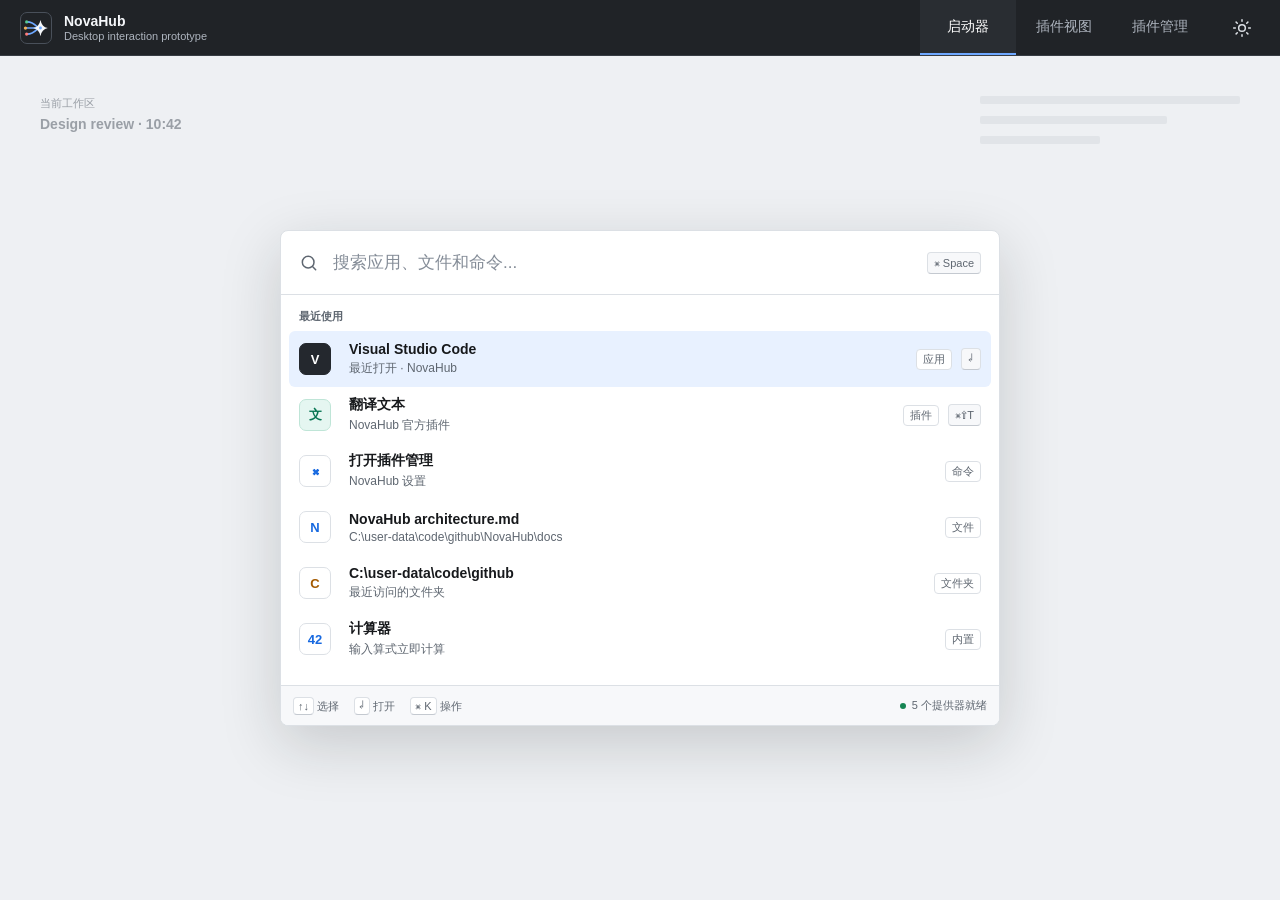
<file: prototype/index.html>
<!doctype html>
<html lang="zh-CN">
<head>
  <meta charset="UTF-8">
  <meta name="viewport" content="width=device-width, initial-scale=1">
  <title>NovaHub Desktop Prototype</title>
  <link rel="icon" href="../assets/brand/novahub-app-icon.svg" type="image/svg+xml">
  <link rel="stylesheet" href="styles.css">
  <link rel="stylesheet" href="v1.css">
</head>
<body>
  <main class="prototype-shell">
    <header class="prototype-bar">
      <div class="brand-mark" aria-hidden="true"><img src="../assets/brand/novahub-mark.svg" alt=""></div>
      <div>
        <strong>NovaHub</strong>
        <span>Desktop interaction prototype</span>
      </div>
      <nav aria-label="原型视图">
        <button class="view-tab active" data-view="launcher">启动器</button>
        <button class="view-tab" data-view="translator">插件视图</button>
        <button class="view-tab" data-view="plugins">插件管理</button>
      </nav>
      <button class="theme-button icon-button" id="themeButton" aria-label="切换深浅色" title="切换深浅色">
        <svg viewBox="0 0 24 24" aria-hidden="true"><circle cx="12" cy="12" r="4"></circle><path d="M12 2v2M12 20v2M4.93 4.93l1.42 1.42M17.66 17.66l1.41 1.41M2 12h2M20 12h2M4.93 19.07l1.42-1.42M17.66 6.34l1.41-1.41"></path></svg>
      </button>
    </header>

    <section class="stage" id="launcherView" data-screen="launcher">
      <div class="desktop-context">
        <div class="context-label"><span>当前工作区</span><strong>Design review · 10:42</strong></div>
        <div class="context-lines" aria-hidden="true"><i></i><i></i><i></i></div>
      </div>
      <div class="launcher-window window" role="dialog" aria-label="NovaHub 启动器">
        <div class="search-row">
          <svg class="leading-icon" viewBox="0 0 24 24" aria-hidden="true"><circle cx="11" cy="11" r="7"></circle><path d="m20 20-3.5-3.5"></path></svg>
          <input id="launcherSearch" aria-label="搜索应用、文件和命令" autocomplete="off" placeholder="搜索应用、文件和命令...">
          <kbd>⌘ Space</kbd>
        </div>
        <div class="result-area">
          <div class="section-label" id="resultLabel">最近使用</div>
          <div class="result-list" id="resultList" role="listbox" aria-label="搜索结果"></div>
          <aside class="action-panel" id="actionPanel" aria-label="操作面板">
            <div class="panel-title"><span>操作</span><kbd>Esc</kbd></div>
            <button class="action-row selected"><svg viewBox="0 0 24 24"><path d="M5 12h14M13 6l6 6-6 6"></path></svg><span>打开</span><kbd>↵</kbd></button>
            <button class="action-row"><svg viewBox="0 0 24 24"><path d="M3 7h6l2 2h10v10H3z"></path></svg><span>打开所在位置</span><kbd>⌘↵</kbd></button>
            <button class="action-row"><svg viewBox="0 0 24 24"><rect x="8" y="8" width="12" height="12" rx="2"></rect><path d="M16 8V4H4v12h4"></path></svg><span>复制路径</span><kbd>⌘⇧C</kbd></button>
            <div class="action-divider"></div>
            <button class="action-row danger"><svg viewBox="0 0 24 24"><path d="M3 6h18M8 6V4h8v2M8 10v7M12 10v7M16 10v7M5 6l1 15h12l1-15"></path></svg><span>移到废纸篓</span></button>
          </aside>
        </div>
        <footer class="shortcut-bar">
          <span><kbd>↑↓</kbd> 选择</span><span><kbd>↵</kbd> 打开</span><span><kbd>⌘ K</kbd> 操作</span>
          <span class="provider-status"><i></i> 5 个提供器就绪</span>
        </footer>
      </div>
    </section>

    <section class="stage hidden" id="translatorView" data-screen="translator">
      <div class="plugin-window window">
        <header class="navigation-header">
          <button class="icon-button" aria-label="返回" title="返回"><svg viewBox="0 0 24 24"><path d="m15 18-6-6 6-6"></path></svg></button>
          <div class="plugin-icon translate-icon">文</div>
          <div><strong>翻译</strong><span>NovaHub 官方插件</span></div>
          <span class="permission-chip"><i></i> translate.example.com</span>
        </header>
        <div class="translator-body">
          <div class="translator-form" id="translatorForm">
            <div class="language-row">
              <label>源语言<select id="sourceLang"><option>自动检测</option><option>简体中文</option><option>English</option></select></label>
              <button class="swap-button icon-button" aria-label="交换语言" title="交换语言"><svg viewBox="0 0 24 24"><path d="m7 7-4 4 4 4M3 11h14M17 17l4-4-4-4M21 13H7"></path></svg></button>
              <label>目标语言<select id="targetLang"><option>English</option><option>简体中文</option><option>日本語</option></select></label>
            </div>
            <label class="text-field">待翻译内容<textarea id="translateInput">NovaHub 让每一次查找都保持快速、安静和可控。</textarea><span>27 / 5,000</span></label>
            <div class="form-actions"><button class="text-button" id="clearTranslate">清空</button><button class="primary-button" id="translateButton"><svg viewBox="0 0 24 24"><path d="M5 8h8M9 4v4M7 8c0 4 2 7 6 9M12 8c-1 4-4 7-8 9M15 13h6M18 10v3M16 21l2-8 2 8"></path></svg><span>翻译</span><kbd>⌘↵</kbd></button></div>
          </div>
          <div class="translate-result hidden" id="translateResult">
            <div class="result-meta"><span>简体中文 → English</span><button class="icon-button" id="copyTranslation" aria-label="复制译文" title="复制译文"><svg viewBox="0 0 24 24"><rect x="8" y="8" width="12" height="12" rx="2"></rect><path d="M16 8V4H4v12h4"></path></svg></button></div>
            <p>NovaHub keeps every search fast, quiet, and under your control.</p>
            <div class="translation-source"><span>原文</span>NovaHub 让每一次查找都保持快速、安静和可控。</div>
            <div class="result-actions"><button class="text-button" id="editTranslation">重新编辑</button><button class="primary-button" id="copyTranslation2">复制译文</button></div>
          </div>
          <div class="plugin-error hidden" id="pluginError">
            <div class="error-symbol"><svg viewBox="0 0 24 24"><path d="M12 9v4M12 17h.01"></path><circle cx="12" cy="12" r="9"></circle></svg></div>
            <strong>请求超时</strong><p>翻译服务暂时没有响应。请检查网络后重试。</p>
            <div><button class="text-button" id="errorBack">返回</button><button class="primary-button" id="retryTranslate">重试</button></div>
          </div>
        </div>
        <footer class="shortcut-bar"><span><kbd>Tab</kbd> 切换字段</span><span><kbd>⌘ ↵</kbd> 提交</span><span><kbd>Esc</kbd> 返回</span><span class="provider-status"><i></i> 权限范围受宿主管理</span></footer>
      </div>
      <div class="toast hidden" id="translationToast"><svg viewBox="0 0 24 24"><path d="m5 12 4 4L19 6"></path></svg><span>译文已复制</span></div>
    </section>

    <section class="stage hidden" id="pluginsView" data-screen="plugins">
      <div class="settings-window window">
        <aside class="settings-nav">
          <div class="settings-brand"><div class="brand-mark small"><img src="../assets/brand/novahub-mark.svg" alt=""></div><strong>NovaHub</strong></div>
          <button><svg viewBox="0 0 24 24"><circle cx="12" cy="12" r="3"></circle><path d="M19.4 15a1.8 1.8 0 0 0 .4 2l.1.1-2.8 2.8-.1-.1a1.8 1.8 0 0 0-2-.4 1.8 1.8 0 0 0-1.1 1.7V21h-4v-.1A1.8 1.8 0 0 0 8.8 19a1.8 1.8 0 0 0-2 .4l-.1.1-2.8-2.8.1-.1a1.8 1.8 0 0 0 .4-2A1.8 1.8 0 0 0 2.7 13H2V9h.7a1.8 1.8 0 0 0 1.7-1.1 1.8 1.8 0 0 0-.4-2l-.1-.1L6.7 3l.1.1a1.8 1.8 0 0 0 2 .4A1.8 1.8 0 0 0 9.9 2H14v.1a1.8 1.8 0 0 0 1.1 1.7 1.8 1.8 0 0 0 2-.4l.1-.1L20 6.1l-.1.1a1.8 1.8 0 0 0-.4 2 1.8 1.8 0 0 0 1.7 1.1h.7v4h-.7a1.8 1.8 0 0 0-1.8 1.7Z"></path></svg>通用</button>
          <button><svg viewBox="0 0 24 24"><path d="M4 6h16M7 12h10M10 18h4"></path></svg>搜索</button>
          <button class="active"><svg viewBox="0 0 24 24"><path d="m12 2 3 4 5 1-3 4 .5 5-5.5-2-5.5 2 .5-5-3-4 5-1z"></path></svg>插件</button>
          <button><svg viewBox="0 0 24 24"><path d="M12 3v18M3 12h18"></path></svg>快捷键</button>
          <div class="nav-spacer"></div>
          <button><svg viewBox="0 0 24 24"><circle cx="12" cy="12" r="9"></circle><path d="M12 16v-4M12 8h.01"></path></svg>关于</button>
        </aside>
        <div class="settings-content">
          <header class="settings-header"><div><strong>插件</strong><span>管理已安装能力与权限</span></div><button class="secondary-button"><svg viewBox="0 0 24 24"><path d="M12 3v12M7 10l5 5 5-5M5 21h14"></path></svg>从本地安装</button></header>
          <div class="plugin-list-view" id="pluginListView">
            <div class="settings-search"><svg viewBox="0 0 24 24"><circle cx="11" cy="11" r="7"></circle><path d="m20 20-3.5-3.5"></path></svg><input id="pluginSearch" placeholder="搜索已安装插件" aria-label="搜索已安装插件"><kbd>⌘F</kbd></div>
            <div class="list-summary"><span>已安装</span><span id="pluginCount">3 个插件</span></div>
            <div class="plugin-list" id="pluginList"></div>
          </div>
          <div class="plugin-detail hidden" id="pluginDetail">
            <button class="back-link" id="backToPlugins"><svg viewBox="0 0 24 24"><path d="m15 18-6-6 6-6"></path></svg>返回插件列表</button>
            <div class="detail-heading"><div class="plugin-icon translate-icon">文</div><div><strong>翻译</strong><span>NovaHub Labs · 1.4.2</span></div><label class="switch"><input type="checkbox" id="pluginEnabled" checked><span></span><em>已启用</em></label></div>
            <section class="detail-section"><h2>命令</h2><div class="command-row"><div class="command-symbol">⌘</div><div><strong>翻译文本</strong><span>打开翻译表单</span></div><kbd>⌘ ⇧ T</kbd></div><div class="command-row"><div class="command-symbol">A</div><div><strong>翻译所选内容</strong><span>读取当前选中的文本</span></div><kbd>无快捷键</kbd></div></section>
            <section class="detail-section"><h2>权限</h2><div class="permission-row"><svg viewBox="0 0 24 24"><circle cx="12" cy="12" r="9"></circle><path d="M3 12h18M12 3a14 14 0 0 1 0 18M12 3a14 14 0 0 0 0 18"></path></svg><div><strong>网络</strong><span>仅允许访问 translate.example.com</span></div><span class="allowed">已允许</span></div><div class="permission-row"><svg viewBox="0 0 24 24"><rect x="7" y="4" width="10" height="16" rx="2"></rect><path d="M9 4V2h6v2"></path></svg><div><strong>剪贴板</strong><span>仅在执行“复制译文”时写入</span></div><span class="allowed">使用时</span></div><div class="permission-row"><svg viewBox="0 0 24 24"><path d="M3 7h6l2 2h10v10H3z"></path></svg><div><strong>文件</strong><span>不允许访问本地文件</span></div><span>未授权</span></div></section>
            <section class="detail-section danger-zone"><div><h2>卸载插件</h2><p>卸载后，插件代码和 NovaHub 管理的本地数据将被删除。</p></div><button class="danger-button" id="openUninstall"><svg viewBox="0 0 24 24"><path d="M3 6h18M8 6V4h8v2M8 10v7M12 10v7M16 10v7M5 6l1 15h12l1-15"></path></svg>卸载...</button></section>
          </div>
        </div>
      </div>
      <div class="modal-backdrop hidden" id="uninstallModal">
        <div class="dialog" role="alertdialog" aria-labelledby="uninstallTitle"><div class="dialog-danger"><svg viewBox="0 0 24 24"><path d="M12 9v4M12 17h.01"></path><circle cx="12" cy="12" r="9"></circle></svg></div><h2 id="uninstallTitle">卸载“翻译”？</h2><p>NovaHub 将删除此插件拥有的以下本地内容，此操作不可撤销。</p><ul><li>插件代码与设置</li><li>缓存与本地数据</li><li>凭据与已授予权限</li></ul><div class="external-note"><svg viewBox="0 0 24 24"><circle cx="12" cy="12" r="9"></circle><path d="M12 16v-4M12 8h.01"></path></svg>外部文件和远端服务中的数据不在删除范围内。</div><div class="dialog-actions"><button class="secondary-button" id="cancelUninstall">取消</button><button class="danger-button" id="confirmUninstall">卸载并删除数据</button></div></div>
      </div>
      <div class="toast hidden" id="uninstallToast"><svg viewBox="0 0 24 24"><path d="m5 12 4 4L19 6"></path></svg><span>“翻译”已卸载，本地数据已删除</span></div>
    </section>

    <section class="stage hidden" id="v1View" data-screen="v1">
      <div id="v1BoardMount"></div>
    </section>
  </main>
  <script src="app.js"></script>
</body>
</html>
</file>
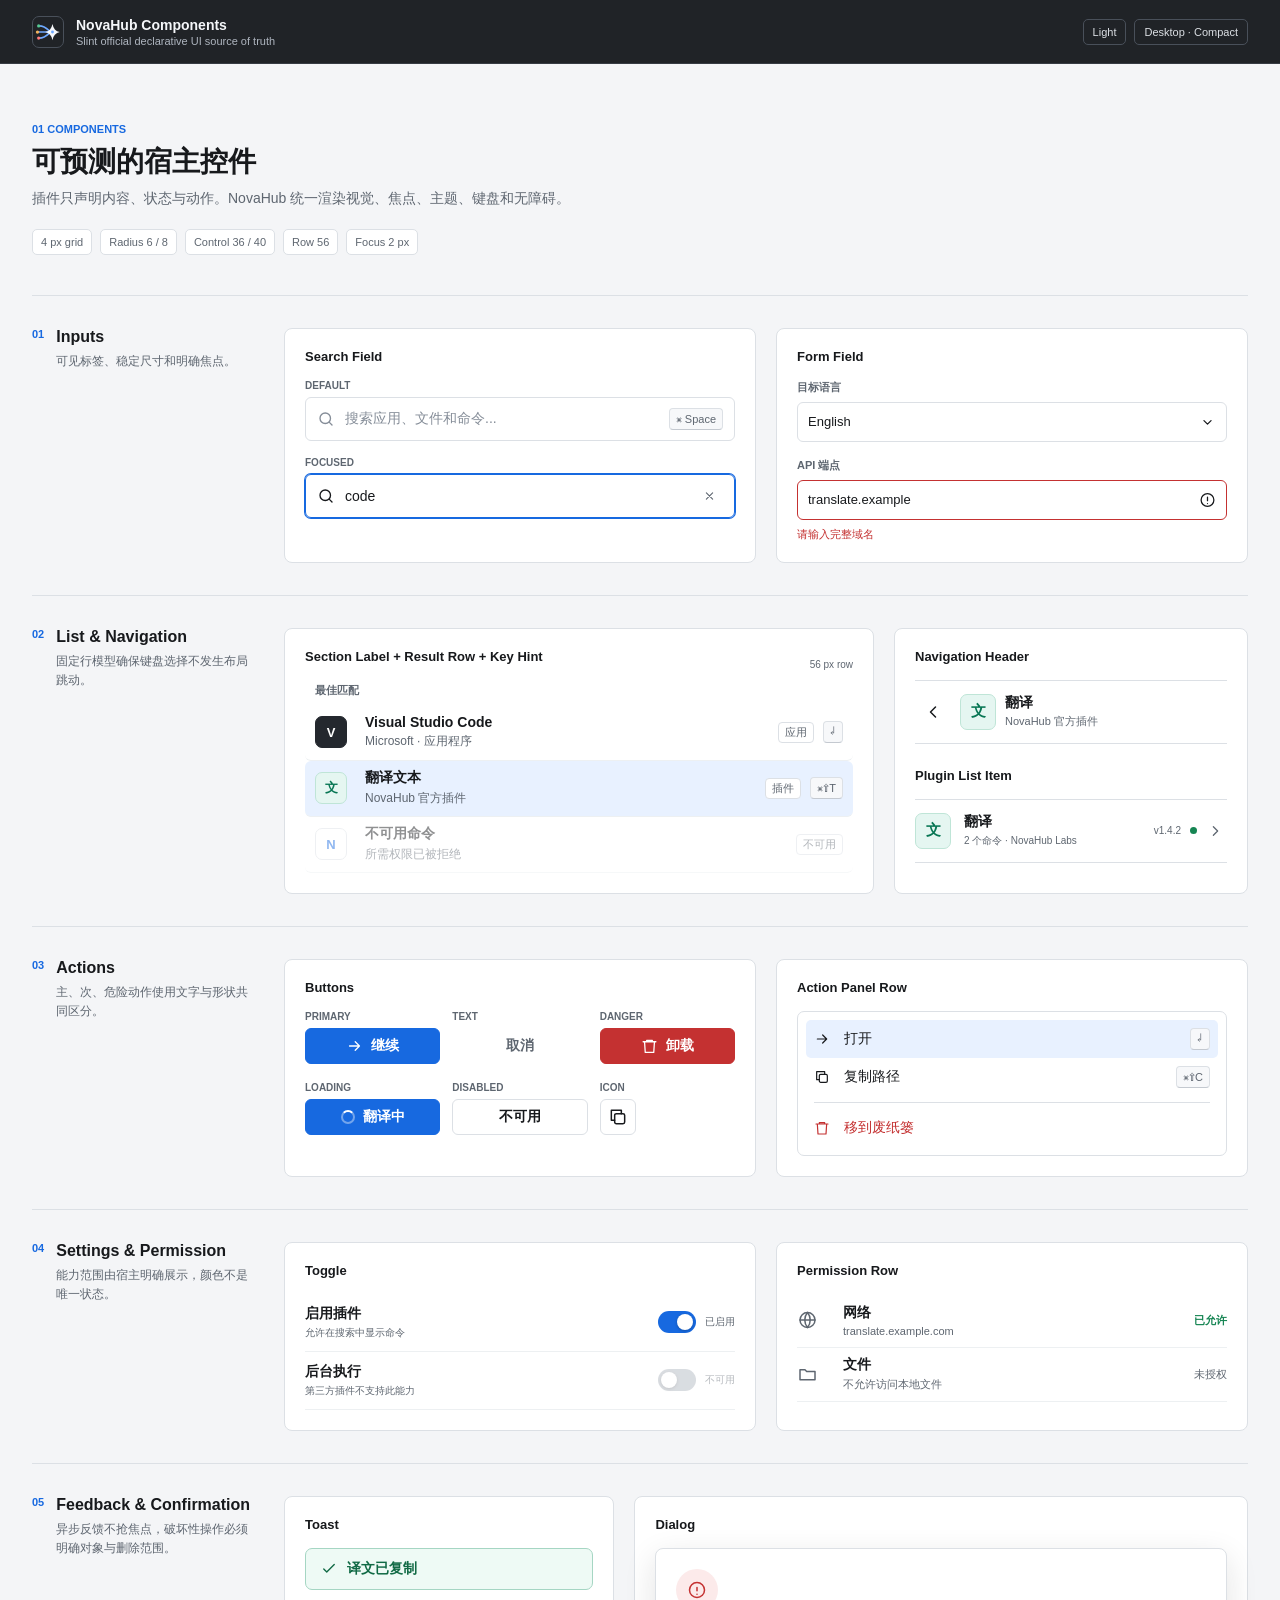
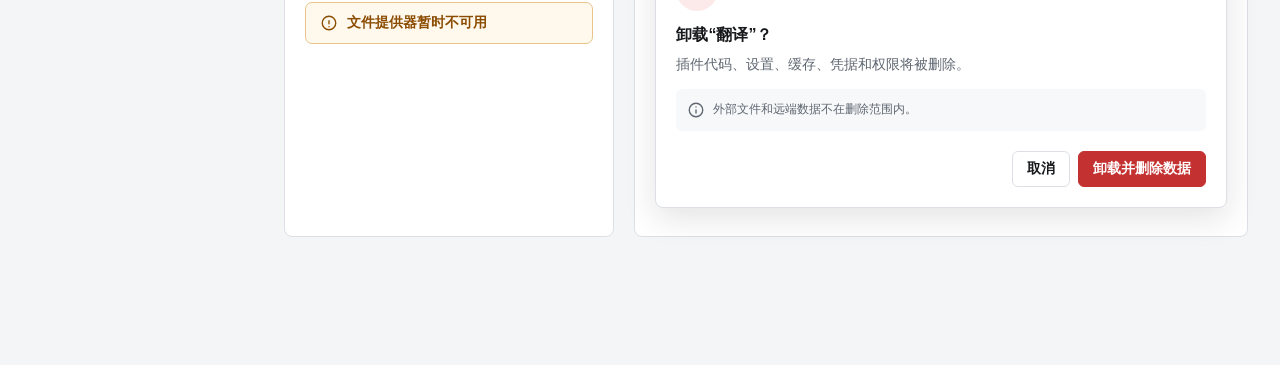
<file: prototype/components.html>
<!doctype html>
<html lang="zh-CN">
<head>
  <meta charset="UTF-8">
  <meta name="viewport" content="width=device-width, initial-scale=1">
  <title>NovaHub Component Specimen</title>
  <link rel="icon" href="../assets/brand/novahub-app-icon.svg" type="image/svg+xml">
  <link rel="stylesheet" href="styles.css">
  <link rel="stylesheet" href="components.css">
</head>
<body class="component-page">
  <header class="component-topbar">
    <div class="brand-mark" aria-hidden="true"><img src="../assets/brand/novahub-mark.svg" alt=""></div>
    <div><strong>NovaHub Components</strong><span>Slint official declarative UI source of truth</span></div>
    <div class="mode-pair"><span>Light</span><span>Desktop · Compact</span></div>
  </header>
  <main class="component-board">
    <section class="board-intro">
      <span class="eyebrow">01 COMPONENTS</span>
      <h1>可预测的宿主控件</h1>
      <p>插件只声明内容、状态与动作。NovaHub 统一渲染视觉、焦点、主题、键盘和无障碍。</p>
      <div class="token-strip"><span>4 px grid</span><span>Radius 6 / 8</span><span>Control 36 / 40</span><span>Row 56</span><span>Focus 2 px</span></div>
    </section>

    <section class="spec-section" id="inputs">
      <div class="section-copy"><span>01</span><div><h2>Inputs</h2><p>可见标签、稳定尺寸和明确焦点。</p></div></div>
      <div class="spec-content two-col">
        <div class="spec-family">
          <h3>Search Field</h3>
          <div class="state-row">
            <div><span class="state-label">Default</span><div class="sample-search"><svg viewBox="0 0 24 24"><circle cx="11" cy="11" r="7"></circle><path d="m20 20-3.5-3.5"></path></svg><span>搜索应用、文件和命令...</span><kbd>⌘ Space</kbd></div></div>
            <div><span class="state-label">Focused</span><div class="sample-search focused"><svg viewBox="0 0 24 24"><circle cx="11" cy="11" r="7"></circle><path d="m20 20-3.5-3.5"></path></svg><strong>code</strong><button aria-label="清除搜索" title="清除搜索"><svg viewBox="0 0 24 24"><path d="m7 7 10 10M17 7 7 17"></path></svg></button></div></div>
          </div>
        </div>
        <div class="spec-family">
          <h3>Form Field</h3>
          <div class="state-row">
            <label class="sample-field"><span>目标语言</span><div>English<svg viewBox="0 0 24 24"><path d="m7 10 5 5 5-5"></path></svg></div></label>
            <label class="sample-field error"><span>API 端点</span><div>translate.example<svg viewBox="0 0 24 24"><circle cx="12" cy="12" r="9"></circle><path d="M12 8v5M12 17h.01"></path></svg></div><em>请输入完整域名</em></label>
          </div>
        </div>
      </div>
    </section>

    <section class="spec-section" id="list">
      <div class="section-copy"><span>02</span><div><h2>List & Navigation</h2><p>固定行模型确保键盘选择不发生布局跳动。</p></div></div>
      <div class="spec-content list-specimens">
        <div class="spec-family wide">
          <div class="family-heading"><h3>Section Label + Result Row + Key Hint</h3><span>56 px row</span></div>
          <div class="section-label sample-section-label">最佳匹配</div>
          <div class="result-row specimen-row"><div class="result-icon dark">V</div><div class="result-copy"><strong>Visual Studio Code</strong><span>Microsoft · 应用程序</span></div><div class="result-meta"><span class="result-type">应用</span><kbd>↵</kbd></div></div>
          <div class="result-row specimen-row selected"><div class="result-icon translate-icon">文</div><div class="result-copy"><strong>翻译文本</strong><span>NovaHub 官方插件</span></div><div class="result-meta"><span class="result-type">插件</span><kbd>⌘⇧T</kbd></div></div>
          <div class="result-row specimen-row disabled"><div class="result-icon">N</div><div class="result-copy"><strong>不可用命令</strong><span>所需权限已被拒绝</span></div><div class="result-meta"><span class="result-type">不可用</span></div></div>
        </div>
        <div class="spec-family">
          <h3>Navigation Header</h3>
          <div class="sample-nav"><button class="icon-button" aria-label="返回" title="返回"><svg viewBox="0 0 24 24"><path d="m15 18-6-6 6-6"></path></svg></button><div class="plugin-icon translate-icon">文</div><div><strong>翻译</strong><span>NovaHub 官方插件</span></div></div>
          <h3 class="sub-heading">Plugin List Item</h3>
          <div class="sample-plugin-item"><div class="plugin-icon translate-icon">文</div><div><strong>翻译</strong><span>2 个命令 · NovaHub Labs</span></div><span>v1.4.2</span><i></i><svg viewBox="0 0 24 24"><path d="m9 18 6-6-6-6"></path></svg></div>
        </div>
      </div>
    </section>

    <section class="spec-section" id="actions">
      <div class="section-copy"><span>03</span><div><h2>Actions</h2><p>主、次、危险动作使用文字与形状共同区分。</p></div></div>
      <div class="spec-content two-col">
        <div class="spec-family">
          <h3>Buttons</h3>
          <div class="button-grid">
            <div><span class="state-label">Primary</span><button class="primary-button"><svg viewBox="0 0 24 24"><path d="M5 12h14M13 6l6 6-6 6"></path></svg>继续</button></div>
            <div><span class="state-label">Text</span><button class="text-button">取消</button></div>
            <div><span class="state-label">Danger</span><button class="danger-button"><svg viewBox="0 0 24 24"><path d="M3 6h18M8 6V4h8v2M5 6l1 15h12l1-15"></path></svg>卸载</button></div>
            <div><span class="state-label">Loading</span><button class="primary-button sample-loading" disabled><i></i>翻译中</button></div>
            <div><span class="state-label">Disabled</span><button class="secondary-button" disabled>不可用</button></div>
            <div><span class="state-label">Icon</span><button class="icon-button bordered" aria-label="复制" title="复制"><svg viewBox="0 0 24 24"><rect x="8" y="8" width="12" height="12" rx="2"></rect><path d="M16 8V4H4v12h4"></path></svg></button></div>
          </div>
        </div>
        <div class="spec-family">
          <h3>Action Panel Row</h3>
          <div class="sample-action-panel">
            <button class="action-row selected"><svg viewBox="0 0 24 24"><path d="M5 12h14M13 6l6 6-6 6"></path></svg><span>打开</span><kbd>↵</kbd></button>
            <button class="action-row"><svg viewBox="0 0 24 24"><rect x="8" y="8" width="12" height="12" rx="2"></rect><path d="M16 8V4H4v12h4"></path></svg><span>复制路径</span><kbd>⌘⇧C</kbd></button>
            <div class="action-divider"></div>
            <button class="action-row danger"><svg viewBox="0 0 24 24"><path d="M3 6h18M8 6V4h8v2M5 6l1 15h12l1-15"></path></svg><span>移到废纸篓</span></button>
          </div>
        </div>
      </div>
    </section>

    <section class="spec-section" id="settings">
      <div class="section-copy"><span>04</span><div><h2>Settings & Permission</h2><p>能力范围由宿主明确展示，颜色不是唯一状态。</p></div></div>
      <div class="spec-content two-col">
        <div class="spec-family">
          <h3>Toggle</h3>
          <div class="toggle-list">
            <div><span><strong>启用插件</strong><em>允许在搜索中显示命令</em></span><label class="switch"><input type="checkbox" checked><span></span><em>已启用</em></label></div>
            <div><span><strong>后台执行</strong><em>第三方插件不支持此能力</em></span><label class="switch disabled"><input type="checkbox" disabled><span></span><em>不可用</em></label></div>
          </div>
        </div>
        <div class="spec-family">
          <h3>Permission Row</h3>
          <div class="permission-row specimen-permission"><svg viewBox="0 0 24 24"><circle cx="12" cy="12" r="9"></circle><path d="M3 12h18M12 3a14 14 0 0 1 0 18M12 3a14 14 0 0 0 0 18"></path></svg><div><strong>网络</strong><span>translate.example.com</span></div><span class="allowed">已允许</span></div>
          <div class="permission-row specimen-permission"><svg viewBox="0 0 24 24"><path d="M3 7h6l2 2h10v10H3z"></path></svg><div><strong>文件</strong><span>不允许访问本地文件</span></div><span>未授权</span></div>
        </div>
      </div>
    </section>

    <section class="spec-section" id="feedback">
      <div class="section-copy"><span>05</span><div><h2>Feedback & Confirmation</h2><p>异步反馈不抢焦点，破坏性操作必须明确对象与删除范围。</p></div></div>
      <div class="spec-content feedback-grid">
        <div class="spec-family">
          <h3>Toast</h3>
          <div class="toast specimen-toast"><svg viewBox="0 0 24 24"><path d="m5 12 4 4L19 6"></path></svg><span>译文已复制</span></div>
          <div class="toast specimen-toast warning"><svg viewBox="0 0 24 24"><path d="M12 9v4M12 17h.01"></path><circle cx="12" cy="12" r="9"></circle></svg><span>文件提供器暂时不可用</span></div>
        </div>
        <div class="spec-family dialog-family">
          <h3>Dialog</h3>
          <div class="dialog specimen-dialog"><div class="dialog-danger"><svg viewBox="0 0 24 24"><path d="M12 9v4M12 17h.01"></path><circle cx="12" cy="12" r="9"></circle></svg></div><h2>卸载“翻译”？</h2><p>插件代码、设置、缓存、凭据和权限将被删除。</p><div class="external-note"><svg viewBox="0 0 24 24"><circle cx="12" cy="12" r="9"></circle><path d="M12 16v-4M12 8h.01"></path></svg>外部文件和远端数据不在删除范围内。</div><div class="dialog-actions"><button class="secondary-button">取消</button><button class="danger-button">卸载并删除数据</button></div></div>
        </div>
      </div>
    </section>
  </main>
</body>
</html>
</file>
<file: prototype/styles.css>
:root{--canvas:#eef0f3;--surface:#fff;--surface-2:#f7f8fa;--selected:#e8f1ff;--text:#17191c;--muted:#5e6670;--border:#dce0e5;--accent:#1769e0;--accent-hover:#0f58c3;--success:#168553;--warning:#a45a00;--danger:#c43131;--shadow:0 18px 60px rgba(23,25,28,.18);--radius:8px;--font:"Segoe UI Variable","SF Pro Text","Microsoft YaHei UI",sans-serif}
*{box-sizing:border-box}body{margin:0;background:#17191c;color:var(--text);font-family:var(--font);font-size:14px;letter-spacing:0;overflow:hidden}button,input,textarea,select{font:inherit;letter-spacing:0}button{cursor:pointer}svg{width:20px;height:20px;fill:none;stroke:currentColor;stroke-width:1.8;stroke-linecap:round;stroke-linejoin:round}.hidden{display:none!important}
.prototype-shell{height:100vh;min-height:720px;display:grid;grid-template-rows:56px 1fr;background:var(--canvas)}.prototype-bar{display:flex;align-items:center;gap:12px;padding:0 20px;background:#202327;color:#f5f7fa;border-bottom:1px solid #373c43}.prototype-bar>div:nth-child(2){display:flex;flex-direction:column;gap:1px}.prototype-bar strong{font-size:14px}.prototype-bar span{font-size:11px;color:#aeb5bf}.prototype-bar nav{display:flex;align-self:stretch;margin-left:auto}.view-tab{min-width:96px;padding:0 16px;border:0;border-bottom:2px solid transparent;background:transparent;color:#aeb5bf}.view-tab:hover{color:#fff}.view-tab.active{color:#fff;border-bottom-color:#6ea8ff;background:#292d32}.brand-mark{width:32px;height:32px;display:grid;place-items:center;flex:0 0 auto;border:1px solid #49505a;border-radius:7px;background:#202327}.brand-mark img{display:block;width:26px;height:26px}.brand-mark.small{width:28px;height:28px}.brand-mark.small img{width:23px;height:23px}
.icon-button{width:36px;height:36px;display:grid;place-items:center;border:1px solid transparent;border-radius:6px;background:transparent;color:inherit}.icon-button:hover{background:rgba(94,102,112,.12)}.icon-button:focus-visible,button:focus-visible,input:focus-visible,textarea:focus-visible,select:focus-visible{outline:2px solid var(--accent);outline-offset:2px}.theme-button{margin-left:4px;color:#dce0e5}.stage{position:relative;display:grid;place-items:center;min-height:0;overflow:auto;padding:32px;background:var(--canvas)}.window{background:var(--surface);border:1px solid var(--border);border-radius:var(--radius);box-shadow:var(--shadow);overflow:hidden}
.desktop-context{position:absolute;inset:40px;pointer-events:none;color:var(--muted);opacity:.58}.context-label{display:flex;flex-direction:column;gap:5px}.context-label span{font-size:11px;text-transform:uppercase}.context-lines{position:absolute;right:0;top:0;width:260px;display:grid;gap:12px}.context-lines i{height:8px;border-radius:2px;background:#d8dce1}.context-lines i:nth-child(2){width:72%}.context-lines i:nth-child(3){width:46%}.launcher-window{z-index:1;width:720px;height:496px;display:grid;grid-template-rows:64px 1fr 40px}.search-row{display:flex;align-items:center;gap:12px;padding:0 18px;border-bottom:1px solid var(--border)}.search-row .leading-icon{color:var(--muted);flex:0 0 auto}.search-row input{min-width:0;flex:1;border:0;outline:0;background:transparent;color:var(--text);font-size:17px}.search-row input::placeholder{color:#858d98}.search-row kbd{color:var(--muted)}kbd{display:inline-flex;align-items:center;min-height:22px;padding:0 6px;border:1px solid var(--border);border-bottom-color:#c4c9d0;border-radius:4px;background:var(--surface-2);color:var(--muted);font-family:var(--font);font-size:11px;white-space:nowrap}.result-area{position:relative;min-height:0;padding:11px 8px 8px}.section-label{height:25px;padding:3px 10px;color:var(--muted);font-size:11px;font-weight:600;text-transform:uppercase}.result-list{display:grid}.result-row{height:56px;display:grid;grid-template-columns:40px minmax(0,1fr) auto;align-items:center;gap:10px;padding:0 10px;border-radius:6px;color:var(--text);cursor:default}.result-row.selected{background:var(--selected)}.result-row:hover:not(.selected){background:var(--surface-2)}.result-icon{width:32px;height:32px;display:grid;place-items:center;border:1px solid var(--border);border-radius:7px;background:var(--surface);color:var(--accent);font-size:13px;font-weight:700}.result-icon.dark{background:#24282e;color:#fff;border-color:#24282e}.result-icon.folder{color:#a45a00}.result-copy{min-width:0;display:flex;flex-direction:column;gap:3px}.result-copy strong,.result-copy span{overflow:hidden;text-overflow:ellipsis;white-space:nowrap}.result-copy strong{font-size:14px;font-weight:600}.result-copy span{font-size:12px;color:var(--muted)}.result-meta{display:flex;align-items:center;gap:9px;color:var(--muted);font-size:11px}.result-type{padding:2px 6px;border:1px solid var(--border);border-radius:4px;background:var(--surface)}.shortcut-bar{display:flex;align-items:center;gap:15px;padding:0 12px;border-top:1px solid var(--border);background:var(--surface-2);color:var(--muted);font-size:11px}.shortcut-bar kbd{min-height:18px;padding:0 4px;background:var(--surface)}.provider-status{margin-left:auto!important;display:flex;align-items:center;gap:6px}.provider-status i,.permission-chip i{width:6px;height:6px;border-radius:50%;background:var(--success)}.action-panel{position:absolute;z-index:2;top:8px;right:8px;width:276px;padding:8px;border:1px solid var(--border);border-radius:7px;background:var(--surface);box-shadow:0 12px 32px rgba(23,25,28,.17);transform:translateX(12px);opacity:0;pointer-events:none;transition:opacity .14s ease,transform .14s ease}.action-panel.open{transform:none;opacity:1;pointer-events:auto}.panel-title{height:32px;display:flex;align-items:center;justify-content:space-between;padding:0 8px;color:var(--muted);font-size:11px;text-transform:uppercase}.action-row{width:100%;height:38px;display:grid;grid-template-columns:22px 1fr auto;align-items:center;gap:8px;padding:0 8px;border:0;border-radius:5px;background:transparent;color:var(--text);text-align:left}.action-row svg{width:16px}.action-row:hover,.action-row.selected{background:var(--selected)}.action-row.danger{color:var(--danger)}.action-divider{height:1px;margin:6px 8px;background:var(--border)}
.plugin-window{width:760px;height:568px;display:grid;grid-template-rows:64px 1fr 40px}.navigation-header{display:flex;align-items:center;gap:10px;padding:0 14px;border-bottom:1px solid var(--border)}.navigation-header>div:nth-of-type(2){display:flex;flex-direction:column;gap:2px}.navigation-header strong{font-size:15px}.navigation-header span{font-size:11px;color:var(--muted)}.plugin-icon{width:36px;height:36px;display:grid;place-items:center;border-radius:7px;font-size:15px;font-weight:700}.translate-icon{background:#e5f6f1;color:#087654;border:1px solid #bfe5d7}.permission-chip{display:flex;align-items:center;gap:7px;margin-left:auto;padding:6px 8px;border:1px solid var(--border);border-radius:6px;background:var(--surface-2)}.translator-body{min-height:0;padding:24px 28px;overflow:auto}.translator-form{display:grid;gap:20px}.language-row{display:grid;grid-template-columns:1fr 36px 1fr;align-items:end;gap:12px}.language-row label,.text-field{display:grid;gap:7px;color:var(--muted);font-size:12px;font-weight:600}.language-row select,.text-field textarea{width:100%;border:1px solid var(--border);border-radius:6px;background:var(--surface);color:var(--text);outline:0}.language-row select{height:40px;padding:0 11px}.swap-button{margin-bottom:2px;border-color:var(--border)}.text-field{position:relative}.text-field textarea{height:214px;padding:13px 14px;resize:none;line-height:1.6}.text-field span{position:absolute;right:12px;bottom:10px;color:var(--muted);font-size:11px;font-weight:400}.form-actions,.result-actions{display:flex;justify-content:flex-end;gap:8px}.primary-button,.secondary-button,.text-button,.danger-button{min-height:36px;display:inline-flex;align-items:center;justify-content:center;gap:8px;padding:0 14px;border-radius:6px;font-weight:600}.primary-button{border:1px solid var(--accent);background:var(--accent);color:#fff}.primary-button:hover{background:var(--accent-hover)}.primary-button svg,.secondary-button svg,.danger-button svg{width:17px}.primary-button kbd{border-color:rgba(255,255,255,.32);background:rgba(255,255,255,.12);color:#fff}.secondary-button{border:1px solid var(--border);background:var(--surface);color:var(--text)}.text-button{border:1px solid transparent;background:transparent;color:var(--muted)}.text-button:hover,.secondary-button:hover{background:var(--surface-2)}.danger-button{border:1px solid var(--danger);background:var(--danger);color:#fff}.translate-result{min-height:380px;display:flex;flex-direction:column}.translate-result .result-meta{display:flex;justify-content:space-between}.translate-result>p{margin:56px auto 52px;max-width:590px;font-size:24px;line-height:1.55;font-weight:500;color:var(--text)}.translation-source{padding:16px;border-top:1px solid var(--border);border-bottom:1px solid var(--border);color:var(--muted);line-height:1.6}.translation-source span{display:block;margin-bottom:5px;color:var(--muted);font-size:11px;font-weight:600;text-transform:uppercase}.result-actions{margin-top:auto;padding-top:18px}.plugin-error{min-height:390px;display:flex;flex-direction:column;align-items:center;justify-content:center;text-align:center}.error-symbol{width:48px;height:48px;display:grid;place-items:center;border-radius:50%;background:#fceaea;color:var(--danger)}.error-symbol svg{width:26px}.plugin-error strong{margin-top:15px;font-size:17px}.plugin-error p{margin:8px 0 20px;color:var(--muted)}.plugin-error>div:last-child{display:flex;gap:8px}.toast{position:absolute;z-index:9;bottom:50px;left:50%;transform:translateX(-50%);min-height:42px;display:flex;align-items:center;gap:9px;padding:0 14px;border:1px solid #a5d6c3;border-radius:7px;background:#eefaf5;color:#116a45;box-shadow:0 10px 28px rgba(23,25,28,.13);font-weight:600}.toast svg{width:18px}
.settings-window{width:960px;height:680px;display:grid;grid-template-columns:220px 1fr}.settings-nav{display:flex;flex-direction:column;gap:4px;padding:16px 12px;background:#f0f2f5;border-right:1px solid var(--border)}.settings-brand{height:52px;display:flex;align-items:center;gap:10px;padding:0 10px;margin-bottom:8px}.settings-nav>button{height:40px;display:flex;align-items:center;gap:10px;padding:0 11px;border:0;border-radius:6px;background:transparent;color:var(--muted);text-align:left}.settings-nav>button svg{width:18px}.settings-nav>button:hover{background:rgba(23,25,28,.05)}.settings-nav>button.active{background:var(--surface);color:var(--text);box-shadow:0 1px 2px rgba(23,25,28,.08)}.nav-spacer{flex:1}.settings-content{min-width:0;display:grid;grid-template-rows:72px 1fr;background:var(--surface)}.settings-header{display:flex;align-items:center;justify-content:space-between;padding:0 28px;border-bottom:1px solid var(--border)}.settings-header>div{display:flex;flex-direction:column;gap:3px}.settings-header strong{font-size:18px}.settings-header span{color:var(--muted);font-size:12px}.plugin-list-view,.plugin-detail{padding:24px 28px;overflow:auto}.settings-search{height:40px;display:flex;align-items:center;gap:9px;padding:0 10px;border:1px solid var(--border);border-radius:6px}.settings-search svg{width:17px;color:var(--muted)}.settings-search input{flex:1;border:0;outline:0;background:transparent;color:var(--text)}.list-summary{display:flex;justify-content:space-between;padding:22px 2px 10px;color:var(--muted);font-size:12px}.list-summary span:first-child{color:var(--text);font-weight:600}.plugin-list{border-top:1px solid var(--border)}.plugin-list-item{width:100%;height:76px;display:grid;grid-template-columns:42px 1fr auto;align-items:center;gap:12px;padding:0 8px;border:0;border-bottom:1px solid var(--border);background:transparent;color:var(--text);text-align:left}.plugin-list-item:hover{background:var(--surface-2)}.plugin-list-item .plugin-icon{width:38px;height:38px}.plugin-list-copy{display:flex;flex-direction:column;gap:4px}.plugin-list-copy strong{font-size:14px}.plugin-list-copy span{color:var(--muted);font-size:12px}.plugin-list-meta{display:flex;align-items:center;gap:13px;color:var(--muted);font-size:11px}.status-dot{display:flex;align-items:center;gap:6px}.status-dot i{width:7px;height:7px;border-radius:50%;background:var(--success)}.plugin-detail{padding-top:18px}.back-link{display:flex;align-items:center;gap:5px;margin:0 0 17px -7px;border:0;background:transparent;color:var(--muted)}.back-link svg{width:17px}.detail-heading{display:grid;grid-template-columns:50px 1fr auto;align-items:center;gap:13px;padding-bottom:23px}.detail-heading .plugin-icon{width:48px;height:48px;font-size:18px}.detail-heading>div:nth-child(2){display:flex;flex-direction:column;gap:4px}.detail-heading strong{font-size:20px}.detail-heading span{color:var(--muted);font-size:12px}.switch{display:flex;align-items:center;gap:9px;cursor:pointer}.switch input{position:absolute;opacity:0}.switch span{position:relative;width:38px;height:22px;border-radius:11px;background:#adb4bd;transition:.15s}.switch span:after{content:"";position:absolute;left:3px;top:3px;width:16px;height:16px;border-radius:50%;background:#fff;box-shadow:0 1px 3px rgba(0,0,0,.25);transition:.15s}.switch input:checked+span{background:var(--accent)}.switch input:checked+span:after{transform:translateX(16px)}.switch em{font-style:normal;color:var(--muted);font-size:12px}.detail-section{padding:20px 0;border-top:1px solid var(--border)}.detail-section h2{margin:0 0 12px;font-size:13px}.command-row,.permission-row{height:54px;display:grid;grid-template-columns:36px 1fr auto;align-items:center;gap:10px}.command-symbol{width:30px;height:30px;display:grid;place-items:center;border:1px solid var(--border);border-radius:6px;background:var(--surface-2);font-weight:600}.command-row>div:nth-child(2),.permission-row>div{display:flex;flex-direction:column;gap:3px}.command-row span,.permission-row span{color:var(--muted);font-size:11px}.permission-row svg{width:21px;color:var(--muted)}.permission-row .allowed{color:var(--success);font-weight:600}.danger-zone{display:flex;align-items:center;justify-content:space-between}.danger-zone h2{color:var(--danger)}.danger-zone p{margin:0;color:var(--muted);font-size:12px}.modal-backdrop{position:absolute;inset:0;z-index:8;display:grid;place-items:center;background:rgba(23,25,28,.38)}.dialog{width:440px;padding:24px;border:1px solid var(--border);border-radius:8px;background:var(--surface);box-shadow:0 22px 70px rgba(23,25,28,.28)}.dialog-danger{width:42px;height:42px;display:grid;place-items:center;border-radius:50%;background:#fceaea;color:var(--danger)}.dialog-danger svg{width:24px}.dialog h2{margin:14px 0 8px;font-size:18px}.dialog p{margin:0;color:var(--muted);line-height:1.5}.dialog ul{margin:16px 0;padding-left:20px;line-height:1.8}.external-note{display:flex;gap:8px;padding:11px;border-radius:6px;background:var(--surface-2);color:var(--muted);font-size:12px;line-height:1.5}.external-note svg{width:18px;flex:0 0 auto}.dialog-actions{display:flex;justify-content:flex-end;gap:8px;margin-top:20px}
body.dark{--canvas:#151719;--surface:#202327;--surface-2:#292d32;--selected:#25364f;--text:#f5f7fa;--muted:#aeb5bf;--border:#373c43;--accent:#6ea8ff;--accent-hover:#5595f5;--success:#57c995;--warning:#f2b35b;--danger:#ff7b7b;--shadow:0 20px 68px rgba(0,0,0,.46)}body.dark .desktop-context{opacity:.22}body.dark .context-lines i{background:#4b5159}body.dark .result-icon{background:#292d32}body.dark .result-icon.dark{background:#f5f7fa;color:#202327}body.dark .translate-icon{background:#163d34;border-color:#235f50;color:#6fe0ba}body.dark .settings-nav{background:#191c1f}body.dark .toast{background:#173b30;border-color:#286a55;color:#7ce5bc}body.dark .error-symbol,body.dark .dialog-danger{background:#4a2427}.loading .primary-button span{opacity:.65}.loading .primary-button:before{content:"";width:14px;height:14px;border:2px solid rgba(255,255,255,.35);border-top-color:#fff;border-radius:50%;animation:spin .7s linear infinite}.loading .primary-button svg{display:none}@keyframes spin{to{transform:rotate(360deg)}}@media (prefers-reduced-motion:reduce){*{scroll-behavior:auto!important;transition:none!important;animation:none!important}}@media(max-width:1000px){body{overflow:auto}.prototype-shell{min-width:1000px}.stage{place-items:start center}}
</file>
<file: prototype/v1.css>
#v1View{align-items:start;justify-items:center;padding:34px;overflow:auto}
.v1-window{width:min(960px,100%);min-height:560px;display:grid;grid-template-rows:64px 1fr 40px;background:var(--surface);border:1px solid var(--border);border-radius:8px;box-shadow:var(--shadow);overflow:hidden;color:var(--text)}
.v1-window.compact{width:min(760px,100%);min-height:496px}.v1-window.tool{width:min(880px,100%);min-height:560px}.v1-window.gallery,.v1-window.migration{min-height:620px}
.v1-header{display:flex;align-items:center;gap:12px;padding:0 18px;border-bottom:1px solid var(--border);background:var(--surface)}
.v1-header .v1-title{display:flex;flex-direction:column;gap:2px;min-width:0}.v1-title strong{font-size:16px}.v1-title span{color:var(--muted);font-size:11px}.v1-header .v1-chip{margin-left:auto}
.v1-chip,.v1-tag{display:inline-flex;align-items:center;gap:6px;min-height:26px;padding:0 8px;border:1px solid var(--border);border-radius:5px;background:var(--surface-2);color:var(--muted);font-size:11px;white-space:nowrap}.v1-chip i{width:6px;height:6px;border-radius:50%;background:var(--success)}
.v1-body{min-height:0;display:grid;grid-template-columns:minmax(0,1fr) 260px}.v1-body.single{display:block}.v1-main{min-width:0;padding:18px 20px;overflow:auto}.v1-side{min-width:0;padding:18px;border-left:1px solid var(--border);background:var(--surface-2);overflow:auto}
.v1-search{height:44px;display:flex;align-items:center;gap:10px;padding:0 12px;border:1px solid var(--border);border-radius:6px;background:var(--surface)}.v1-search svg{width:18px;color:var(--muted)}.v1-search input{min-width:0;flex:1;border:0;outline:0;background:transparent;color:var(--text);font-size:16px}.v1-search kbd{background:var(--surface-2)}
.v1-section-head{display:flex;align-items:center;justify-content:space-between;margin:18px 0 8px;color:var(--muted);font-size:11px;font-weight:700;letter-spacing:.04em;text-transform:uppercase}.v1-section-head strong{color:var(--text);font-size:13px;letter-spacing:0;text-transform:none}.v1-section-head button{border:0;background:transparent;color:var(--accent);font-size:11px}
.v1-results{display:grid;gap:3px}.v1-result{width:100%;min-height:58px;display:grid;grid-template-columns:38px minmax(0,1fr) auto;align-items:center;gap:10px;padding:8px 10px;border:0;border-radius:6px;background:transparent;color:var(--text);text-align:left}.v1-result:hover,.v1-result.is-selected{background:var(--selected)}.v1-result-icon{width:32px;height:32px;display:grid;place-items:center;border:1px solid var(--border);border-radius:7px;background:var(--surface);font-size:12px;font-weight:700;color:var(--accent)}.v1-result-icon.green{background:#e5f6f1;color:#087654;border-color:#bfe5d7}.v1-result-icon.amber{background:#fff4e5;color:#a45a00;border-color:#f0d6aa}.v1-result-copy{min-width:0;display:flex;flex-direction:column;gap:3px}.v1-result-copy strong,.v1-result-copy span{overflow:hidden;text-overflow:ellipsis;white-space:nowrap}.v1-result-copy strong{font-size:13px}.v1-result-copy span{font-size:11px;color:var(--muted)}.v1-result-meta{display:flex;align-items:center;gap:8px;color:var(--muted);font-size:11px}.v1-result-meta .v1-tag{min-height:22px;padding:0 6px}
.v1-preview{padding:14px;border:1px solid var(--border);border-radius:6px;background:var(--surface)}.v1-preview h2{margin:0 0 6px;font-size:15px}.v1-preview p{margin:0;color:var(--muted);line-height:1.5;font-size:12px}.v1-preview dl{display:grid;grid-template-columns:76px 1fr;gap:7px 10px;margin:14px 0 0;font-size:11px}.v1-preview dt{color:var(--muted)}.v1-preview dd{margin:0;color:var(--text);overflow:hidden;text-overflow:ellipsis;white-space:nowrap}
.v1-actions{display:grid;gap:4px;margin-top:12px}.v1-action{width:100%;min-height:36px;display:flex;align-items:center;gap:8px;padding:0 9px;border:0;border-radius:5px;background:transparent;color:var(--text);text-align:left}.v1-action:hover,.v1-action.selected{background:var(--selected)}.v1-action svg{width:16px;color:var(--muted)}.v1-action.danger{color:var(--danger)}
.v1-toolbar{display:flex;align-items:center;gap:8px;flex-wrap:wrap}.v1-filter{height:30px;display:inline-flex;align-items:center;gap:6px;padding:0 9px;border:1px solid var(--border);border-radius:5px;background:var(--surface);color:var(--muted);font-size:11px}.v1-filter.active{border-color:var(--accent);color:var(--accent);background:var(--selected)}.v1-spacer{flex:1}.v1-button{min-height:34px;display:inline-flex;align-items:center;justify-content:center;gap:7px;padding:0 11px;border:1px solid var(--border);border-radius:6px;background:var(--surface);color:var(--text);font-size:12px;font-weight:600}.v1-button:hover{background:var(--surface-2)}.v1-button.primary{border-color:var(--accent);background:var(--accent);color:#fff}.v1-button.danger{border-color:var(--danger);background:var(--danger);color:#fff}.v1-button.text{border-color:transparent;background:transparent;color:var(--muted)}.v1-button svg{width:16px}
.v1-list{display:grid;border-top:1px solid var(--border)}.v1-list-item{min-height:64px;display:grid;grid-template-columns:38px 1fr auto;align-items:center;gap:10px;padding:8px 4px;border-bottom:1px solid var(--border)}.v1-list-item strong{display:block;font-size:13px}.v1-list-item span{display:block;margin-top:3px;color:var(--muted);font-size:11px}.v1-icon{width:32px;height:32px;display:grid;place-items:center;border:1px solid var(--border);border-radius:7px;background:var(--surface);font-size:12px;font-weight:700;color:var(--accent)}.v1-icon.image{background:linear-gradient(135deg,#d9ebff 0 48%,#9fcaef 48% 63%,#5f92c6 63%);color:#173b60;border:0}.v1-icon.green{background:#e5f6f1;color:#087654;border-color:#bfe5d7}.v1-icon.amber{background:#fff4e5;color:#a45a00;border-color:#f0d6aa}
.v1-callout{display:flex;align-items:flex-start;gap:9px;padding:11px 12px;border:1px solid var(--border);border-radius:6px;background:var(--surface-2);color:var(--muted);font-size:11px;line-height:1.5}.v1-callout svg{width:17px;flex:0 0 auto}.v1-callout.warning{border-color:#ecd3a8;background:#fff7e9;color:#7b4b08}.v1-callout.danger{border-color:#edb8b8;background:#fff1f1;color:#8f2525}.v1-callout.success{border-color:#a5d6c3;background:#eefaf5;color:#116a45}
.v1-form{display:grid;gap:14px;max-width:600px}.v1-field{display:grid;gap:6px;color:var(--muted);font-size:11px;font-weight:700}.v1-field input,.v1-field textarea,.v1-field select{width:100%;border:1px solid var(--border);border-radius:6px;background:var(--surface);color:var(--text);padding:9px 10px;outline:0}.v1-field textarea{min-height:126px;resize:vertical;line-height:1.5}.v1-field small{font-size:10px;font-weight:400;color:var(--muted)}
.v1-tool-grid{display:grid;grid-template-columns:1fr 1fr;gap:14px;min-height:300px}.v1-code-pane{display:grid;grid-template-rows:auto 1fr;min-height:0;border:1px solid var(--border);border-radius:6px;overflow:hidden;background:var(--surface)}.v1-code-pane header{display:flex;align-items:center;justify-content:space-between;padding:9px 11px;border-bottom:1px solid var(--border);background:var(--surface-2);color:var(--muted);font-size:11px}.v1-code-pane pre{margin:0;padding:14px;overflow:auto;color:var(--text);font-family:Consolas,"SF Mono",monospace;font-size:12px;line-height:1.6;white-space:pre-wrap}.v1-code-pane.error pre{color:var(--danger)}.v1-layout-grid{display:grid;grid-template-columns:repeat(3,1fr);gap:8px;max-width:540px}.v1-layout-cell{aspect-ratio:1.25;border:1px solid var(--border);border-radius:5px;background:var(--surface-2);color:var(--muted);font-size:11px;display:grid;place-items:center}.v1-layout-cell.active{border-color:var(--accent);background:var(--selected);color:var(--accent)}
.v1-gallery-grid{display:grid;grid-template-columns:repeat(2,minmax(0,1fr));gap:10px}.v1-gallery-item{min-height:122px;display:grid;grid-template-columns:38px 1fr auto;gap:9px;padding:12px;border:1px solid var(--border);border-radius:6px;background:var(--surface)}.v1-gallery-item h3{margin:0;font-size:13px}.v1-gallery-item p{margin:5px 0;color:var(--muted);font-size:11px;line-height:1.4}.v1-gallery-item .v1-tag{align-self:start}.v1-migration-steps{display:flex;align-items:center;gap:8px;margin-bottom:20px;color:var(--muted);font-size:11px}.v1-step{display:flex;align-items:center;gap:6px}.v1-step b{width:22px;height:22px;display:grid;place-items:center;border:1px solid var(--border);border-radius:50%;font-size:11px}.v1-step.active{color:var(--accent);font-weight:700}.v1-step.active b{border-color:var(--accent);background:var(--selected);color:var(--accent)}.v1-step-line{width:34px;height:1px;background:var(--border)}.v1-confirm{max-width:560px;padding:18px;border:1px solid var(--danger);border-radius:7px;background:#fff6f6}.v1-confirm h2{margin:0 0 8px;font-size:16px}.v1-confirm p{margin:0 0 12px;color:var(--muted);line-height:1.5;font-size:12px}.v1-confirm ul{margin:0 0 14px;padding-left:20px;color:var(--muted);font-size:11px;line-height:1.8}.v1-footer{display:flex;align-items:center;gap:14px;padding:0 14px;border-top:1px solid var(--border);background:var(--surface-2);color:var(--muted);font-size:11px}.v1-footer .v1-spacer{margin-left:auto}.v1-empty{display:grid;place-items:center;min-height:260px;border:1px dashed var(--border);border-radius:6px;color:var(--muted);text-align:center}.v1-empty strong{display:block;color:var(--text);font-size:14px;margin-bottom:5px}.v1-empty p{margin:0;font-size:11px}body.dark .v1-icon.image{background:linear-gradient(135deg,#244366 0 48%,#3e6d97 48% 63%,#6ea8ff 63%);color:#eaf3ff}body.dark .v1-callout.warning{border-color:#775c32;background:#332b1f;color:#f2c77d}body.dark .v1-callout.danger{border-color:#754044;background:#3b2427;color:#ff9a9a}body.dark .v1-callout.success{border-color:#286a55;background:#173b30;color:#7ce5bc}body.dark .v1-confirm{background:#382326}@media(max-width:1000px){#v1View{padding:20px}.v1-window,.v1-window.compact,.v1-window.tool,.v1-window.gallery,.v1-window.migration{width:min(960px,calc(100vw - 40px));min-height:calc(100vh - 120px)}.v1-body{grid-template-columns:1fr}.v1-side{border-left:0;border-top:1px solid var(--border)}.v1-tool-grid,.v1-gallery-grid{grid-template-columns:1fr}}

.text-scale-200{width:min(1280px,calc(100vw - 32px))!important;min-height:min(820px,calc(100vh - 88px))!important}.text-scale-200 .v1-title strong,.text-scale-200 h2,.text-scale-200 .v1-confirm h2{font-size:28px}.text-scale-200 .v1-title span,.text-scale-200 .v1-section-head,.text-scale-200 .v1-tag,.text-scale-200 .v1-chip,.text-scale-200 .v1-footer,.text-scale-200 small,.text-scale-200 .v1-field{font-size:20px}.text-scale-200 .v1-result-copy strong,.text-scale-200 .v1-list-item strong,.text-scale-200 .v1-gallery-item h3,.text-scale-200 .v1-preview h2,.text-scale-200 .v1-empty strong{font-size:26px}.text-scale-200 .v1-result-copy span,.text-scale-200 .v1-list-item span,.text-scale-200 .v1-gallery-item p,.text-scale-200 .v1-preview p,.text-scale-200 .v1-preview dl,.text-scale-200 .v1-callout,.text-scale-200 .v1-confirm p,.text-scale-200 .v1-confirm ul,.text-scale-200 .v1-empty p,.text-scale-200 button,.text-scale-200 input,.text-scale-200 textarea,.text-scale-200 select{font-size:24px}.text-scale-200 .v1-header{min-height:92px}.text-scale-200 .v1-footer{min-height:58px;flex-wrap:wrap}.text-scale-200 .v1-list-item,.text-scale-200 .v1-result{min-height:92px}.text-scale-200 .v1-icon{width:48px;height:48px}.text-scale-200 .v1-body{grid-template-columns:minmax(0,1.15fr) minmax(360px,.85fr)}.text-scale-200 .v1-migration-steps{font-size:20px;flex-wrap:wrap}.text-scale-200 .v1-step b{width:34px;height:34px;font-size:18px}.text-scale-200 .v1-step-line{width:20px}.text-scale-200 .v1-form,.text-scale-200 .v1-preview{max-width:none}.text-scale-200 .v1-main,.text-scale-200 .v1-side{overflow:auto}

.text-scale-200{grid-template-rows:minmax(92px,auto) minmax(0,1fr) minmax(58px,auto)}
.text-scale-200 .v1-list-item,.text-scale-200 .v1-result,.text-scale-200 .v1-gallery-item{grid-template-columns:48px minmax(0,1fr) auto}
</file>
<file: prototype/components.css>
.component-page{overflow:auto;background:#f4f5f7;color:#17191c}.component-topbar{position:sticky;top:0;z-index:20;height:64px;display:flex;align-items:center;gap:12px;padding:0 32px;border-bottom:1px solid #373c43;background:#202327;color:#f5f7fa}.component-topbar>div:nth-child(2){display:flex;flex-direction:column;gap:2px}.component-topbar>div:nth-child(2) span{color:#aeb5bf;font-size:11px}.mode-pair{display:flex;gap:8px;margin-left:auto}.mode-pair span{padding:6px 9px;border:1px solid #49505a;border-radius:5px;color:#dce0e5;font-size:11px}.component-board{width:min(1280px,calc(100% - 64px));margin:0 auto;padding:56px 0 96px}.board-intro{padding-bottom:40px}.eyebrow{color:#1769e0;font-size:11px;font-weight:700}.board-intro h1{margin:9px 0 8px;font-size:28px;line-height:1.2}.board-intro p{max-width:720px;margin:0;color:#5e6670;line-height:1.6}.token-strip{display:flex;gap:8px;margin-top:20px}.token-strip span{padding:6px 8px;border:1px solid #dce0e5;border-radius:5px;background:#fff;color:#5e6670;font-size:11px}.spec-section{display:grid;grid-template-columns:220px 1fr;gap:32px;padding:32px 0;border-top:1px solid #dce0e5}.section-copy{display:flex;gap:12px}.section-copy>span{color:#1769e0;font-size:11px;font-weight:700}.section-copy h2{margin:0 0 6px;font-size:16px}.section-copy p{margin:0;color:#5e6670;font-size:12px;line-height:1.55}.spec-content{min-width:0}.two-col{display:grid;grid-template-columns:1fr 1fr;gap:20px}.spec-family{padding:20px;border:1px solid #dce0e5;border-radius:8px;background:#fff}.spec-family.wide{grid-column:span 1}.spec-family h3{margin:0 0 16px;font-size:13px}.state-row{display:grid;gap:16px}.state-label{display:block;margin-bottom:6px;color:#5e6670;font-size:10px;font-weight:600;text-transform:uppercase}.sample-search{height:44px;display:flex;align-items:center;gap:10px;padding:0 11px;border:1px solid #dce0e5;border-radius:6px;color:#858d98}.sample-search>svg{width:18px}.sample-search>span,.sample-search>strong{flex:1;font-weight:400}.sample-search.focused{border-color:#1769e0;box-shadow:0 0 0 1px #1769e0;color:#17191c}.sample-search button{width:28px;height:28px;display:grid;place-items:center;border:0;border-radius:5px;background:transparent;color:#5e6670}.sample-search button svg{width:15px}.sample-field{display:grid;gap:7px;color:#5e6670;font-size:11px;font-weight:600}.sample-field>div{height:40px;display:flex;align-items:center;justify-content:space-between;padding:0 10px;border:1px solid #dce0e5;border-radius:6px;color:#17191c;font-size:13px;font-weight:400}.sample-field>div svg{width:17px}.sample-field.error>div{border-color:#c43131}.sample-field.error em{color:#c43131;font-size:11px;font-style:normal;font-weight:400}.list-specimens{display:grid;grid-template-columns:1.25fr .75fr;gap:20px}.family-heading{display:flex;align-items:center;justify-content:space-between}.family-heading span{color:#5e6670;font-size:10px}.sample-section-label{padding-left:10px}.specimen-row{border-bottom:1px solid #edf0f2}.specimen-row.disabled{opacity:.48}.sample-nav{height:64px;display:flex;align-items:center;gap:9px;border-top:1px solid #dce0e5;border-bottom:1px solid #dce0e5}.sample-nav>div:last-child{display:flex;flex-direction:column;gap:2px}.sample-nav span{color:#5e6670;font-size:11px}.sub-heading{margin-top:24px!important}.sample-plugin-item{height:64px;display:grid;grid-template-columns:40px 1fr auto 8px 20px;align-items:center;gap:9px;border-top:1px solid #dce0e5;border-bottom:1px solid #dce0e5}.sample-plugin-item>div:nth-child(2){display:flex;flex-direction:column;gap:3px}.sample-plugin-item>div:nth-child(2) span,.sample-plugin-item>span{color:#5e6670;font-size:10px}.sample-plugin-item i{width:7px;height:7px;border-radius:50%;background:#168553}.sample-plugin-item>svg{width:17px;color:#5e6670}.button-grid{display:grid;grid-template-columns:repeat(3,minmax(0,1fr));gap:18px 12px}.button-grid>div{min-width:0}.button-grid button{width:100%}.button-grid .icon-button{width:36px}.bordered{border-color:#dce0e5}.sample-loading i{width:14px;height:14px;border:2px solid rgba(255,255,255,.4);border-top-color:#fff;border-radius:50%}.sample-action-panel{padding:8px;border:1px solid #dce0e5;border-radius:7px}.toggle-list{display:grid}.toggle-list>div{min-height:58px;display:flex;align-items:center;justify-content:space-between;border-bottom:1px solid #edf0f2}.toggle-list>div>span{display:flex;flex-direction:column;gap:3px}.toggle-list em{color:#5e6670;font-size:10px;font-style:normal}.switch.disabled{opacity:.45}.specimen-permission{border-bottom:1px solid #edf0f2}.feedback-grid{display:grid;grid-template-columns:.7fr 1.3fr;gap:20px}.specimen-toast{position:static;transform:none;margin-bottom:12px;box-shadow:none}.specimen-toast.warning{border-color:#e8c48b;background:#fff8ed;color:#8a4c00}.dialog-family{padding-bottom:28px}.specimen-dialog{width:100%;padding:20px;box-shadow:0 10px 32px rgba(23,25,28,.12)}.specimen-dialog h2{font-size:16px}.specimen-dialog .external-note{margin-top:14px}@media(max-width:980px){.component-board{width:calc(100% - 32px)}.spec-section{grid-template-columns:1fr}.two-col,.list-specimens,.feedback-grid{grid-template-columns:1fr}.token-strip{flex-wrap:wrap}}
</file>
